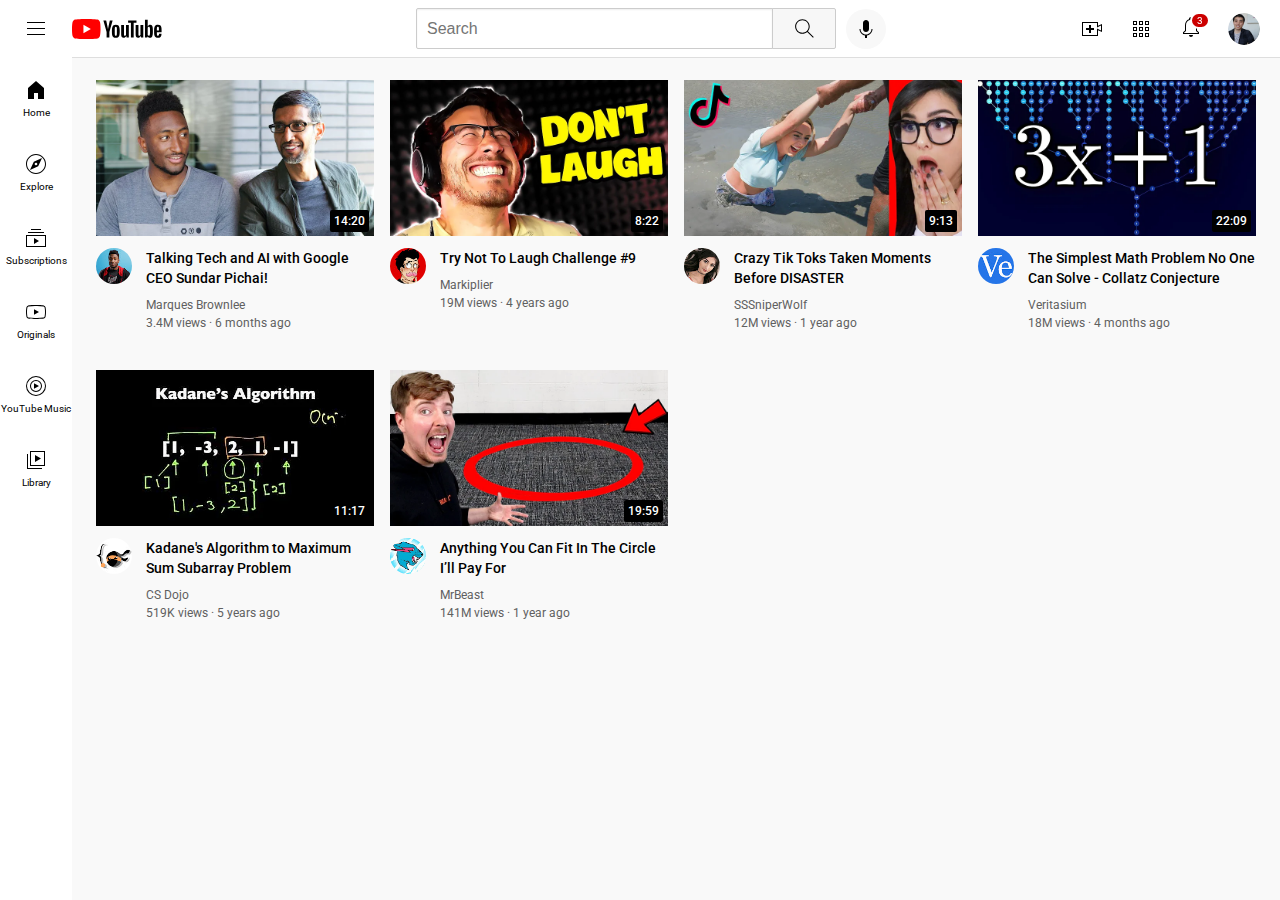
<file: index.html>
<!DOCTYPE html>
<html>
  <head>
    <title>YouTube.com Clone</title>

    <link rel="preconnect" href="https://fonts.googleapis.com">
    <link rel="preconnect" href="https://fonts.gstatic.com" crossorigin>
    <link href="https://fonts.googleapis.com/css2?family=Roboto:wght@400;500;700&display=swap" rel="stylesheet">

    <link rel="stylesheet" href="styles/general.css">
    <link rel="stylesheet" href="styles/header.css">
    <link rel="stylesheet" href="styles/video.css">
    <link rel="stylesheet" href="styles/sidebar.css">
  </head>
  <body>
    <header class="header">
      <div class="left-section">
        <img class="hamburger-menu" src="icons/hamburger-menu.svg">
        <img class="youtube-logo" src="icons/youtube-logo.svg">
      </div>
      <div class="middle-section">
        <input class="search-bar" type="text" placeholder="Search">
        <button class="search-button">
          <img class="search-icon" src="icons/search.svg">
          <div class="tooltip">Search</div>
        </button>
        <button class="voice-search-button">
          <img class="voice-search-icon" src="icons/voice-search-icon.svg">
          <div class="tooltip">Search with your voice</div>
        </button>
      </div>
      <div class="right-section">
        <div class="upload-icon-container">
          <img class="upload-icon" src="icons/upload.svg">
          <div class="tooltip">Create</div>
        </div>
        <img class="youtube-apps-icon" src="icons/youtube-apps.svg">
        <div class="notifications-icon-container">
          <img class="notifications-icon" src="icons/notifications.svg">
          <div class="notifications-count">3</div>
        </div>
        <img class="current-user-picture" src="channel-pictures/my-channel.jpeg">
      </div>
    </header>

    <nav class="sidebar">
      <div class="sidebar-link">
        <img src="icons/home.svg">
        <div>Home</div>
      </div>
      <div class="sidebar-link">
        <img src="icons/explore.svg">
        <div>Explore</div>
      </div>
      <div class="sidebar-link">
        <img src="icons/subscriptions.svg">
        <div>Subscriptions</div>
      </div>
      <div class="sidebar-link">
        <img src="icons/originals.svg">
        <div>Originals</div>
      </div>
      <div class="sidebar-link">
        <img src="icons/youtube-music.svg">
        <div>YouTube Music</div>
      </div>
      <div class="sidebar-link">
        <img src="icons/library.svg">
        <div>Library</div>
      </div>
    </nav>

    <main>
      <section class="video-grid">
        <div class="video-preview">
          <div class="thumbnail-row">
            <img class="thumbnail" src="thumbnails/thumbnail-1.webp">
            <div class="video-time">14:20</div>
          </div>
          <div class="video-info-grid">
            <div class="channel-picture">
              <img class="profile-picture" src="channel-pictures/channel-1.jpeg">
            </div>
            <div class="video-info">
              <p class="video-title">
                Talking Tech and AI with Google CEO Sundar Pichai!
              </p>
              <p class="video-author">
                Marques Brownlee
              </p>
              <p class="video-stats">
                3.4M views &#183; 6 months ago
              </p>
            </div>
          </div>
        </div>

        <div class="video-preview">
          <div class="thumbnail-row">
            <img class="thumbnail" src="thumbnails/thumbnail-2.webp">
            <div class="video-time">8:22</div>
          </div>
          <div class="video-info-grid">
            <div class="channel-picture">
              <img class="profile-picture" src="channel-pictures/channel-2.jpeg">
            </div>
            <div class="video-info">
              <p class="video-title">
                Try Not To Laugh Challenge #9
              </p>
              <p class="video-author">
                Markiplier
              </p>
              <p class="video-stats">
                19M views &#183; 4 years ago
              </p>
            </div>
          </div>
        </div>

        <div class="video-preview">
          <div class="thumbnail-row">
            <img class="thumbnail" src="thumbnails/thumbnail-3.webp">
            <div class="video-time">9:13</div>
          </div>
          <div class="video-info-grid">
            <div class="channel-picture">
              <img class="profile-picture" src="channel-pictures/channel-3.jpeg">
            </div>
            <div class="video-info">
              <p class="video-title">
                Crazy Tik Toks Taken Moments Before DISASTER
              </p>
              <p class="video-author">
                SSSniperWolf
              </p>
              <p class="video-stats">
                12M views &#183; 1 year ago
              </p>
            </div>
          </div>
        </div>

        <div class="video-preview">
          <div class="thumbnail-row">
            <img class="thumbnail" src="thumbnails/thumbnail-4.webp">
            <div class="video-time">22:09</div>
          </div>
          <div class="video-info-grid">
            <div class="channel-picture">
              <img class="profile-picture" src="channel-pictures/channel-4.jpeg">
            </div>
            <div class="video-info">
              <p class="video-title">
                The Simplest Math Problem No One Can Solve - Collatz Conjecture
              </p>
              <p class="video-author">
                Veritasium
              </p>
              <p class="video-stats">
                18M views &#183; 4 months ago
              </p>
            </div>
          </div>
        </div>

        <div class="video-preview">
          <div class="thumbnail-row">
            <img class="thumbnail" src="thumbnails/thumbnail-5.webp">
            <div class="video-time">11:17</div>
          </div>
          <div class="video-info-grid">
            <div class="channel-picture">
              <img class="profile-picture" src="channel-pictures/channel-5.jpeg">
            </div>
            <div class="video-info">
              <p class="video-title">
                Kadane's Algorithm to Maximum Sum Subarray Problem
              </p>
              <p class="video-author">
                CS Dojo
              </p>
              <p class="video-stats">
                519K views &#183; 5 years ago
              </p>
            </div>
          </div>
        </div>

        <div class="video-preview">
          <div class="thumbnail-row">
            <img class="thumbnail" src="thumbnails/thumbnail-6.webp">
            <div class="video-time">19:59</div>
          </div>
          <div class="video-info-grid">
            <div class="channel-picture">
              <img class="profile-picture" src="channel-pictures/channel-6.jpeg">
            </div>
            <div class="video-info">
              <p class="video-title">
                Anything You Can Fit In The Circle I’ll Pay For
              </p>
              <p class="video-author">
                MrBeast
              </p>
              <p class="video-stats">
                141M views &#183; 1 year ago
              </p>
            </div>
          </div>
        </div>
      </section>
    </main>
  </body>
</html>
</file>
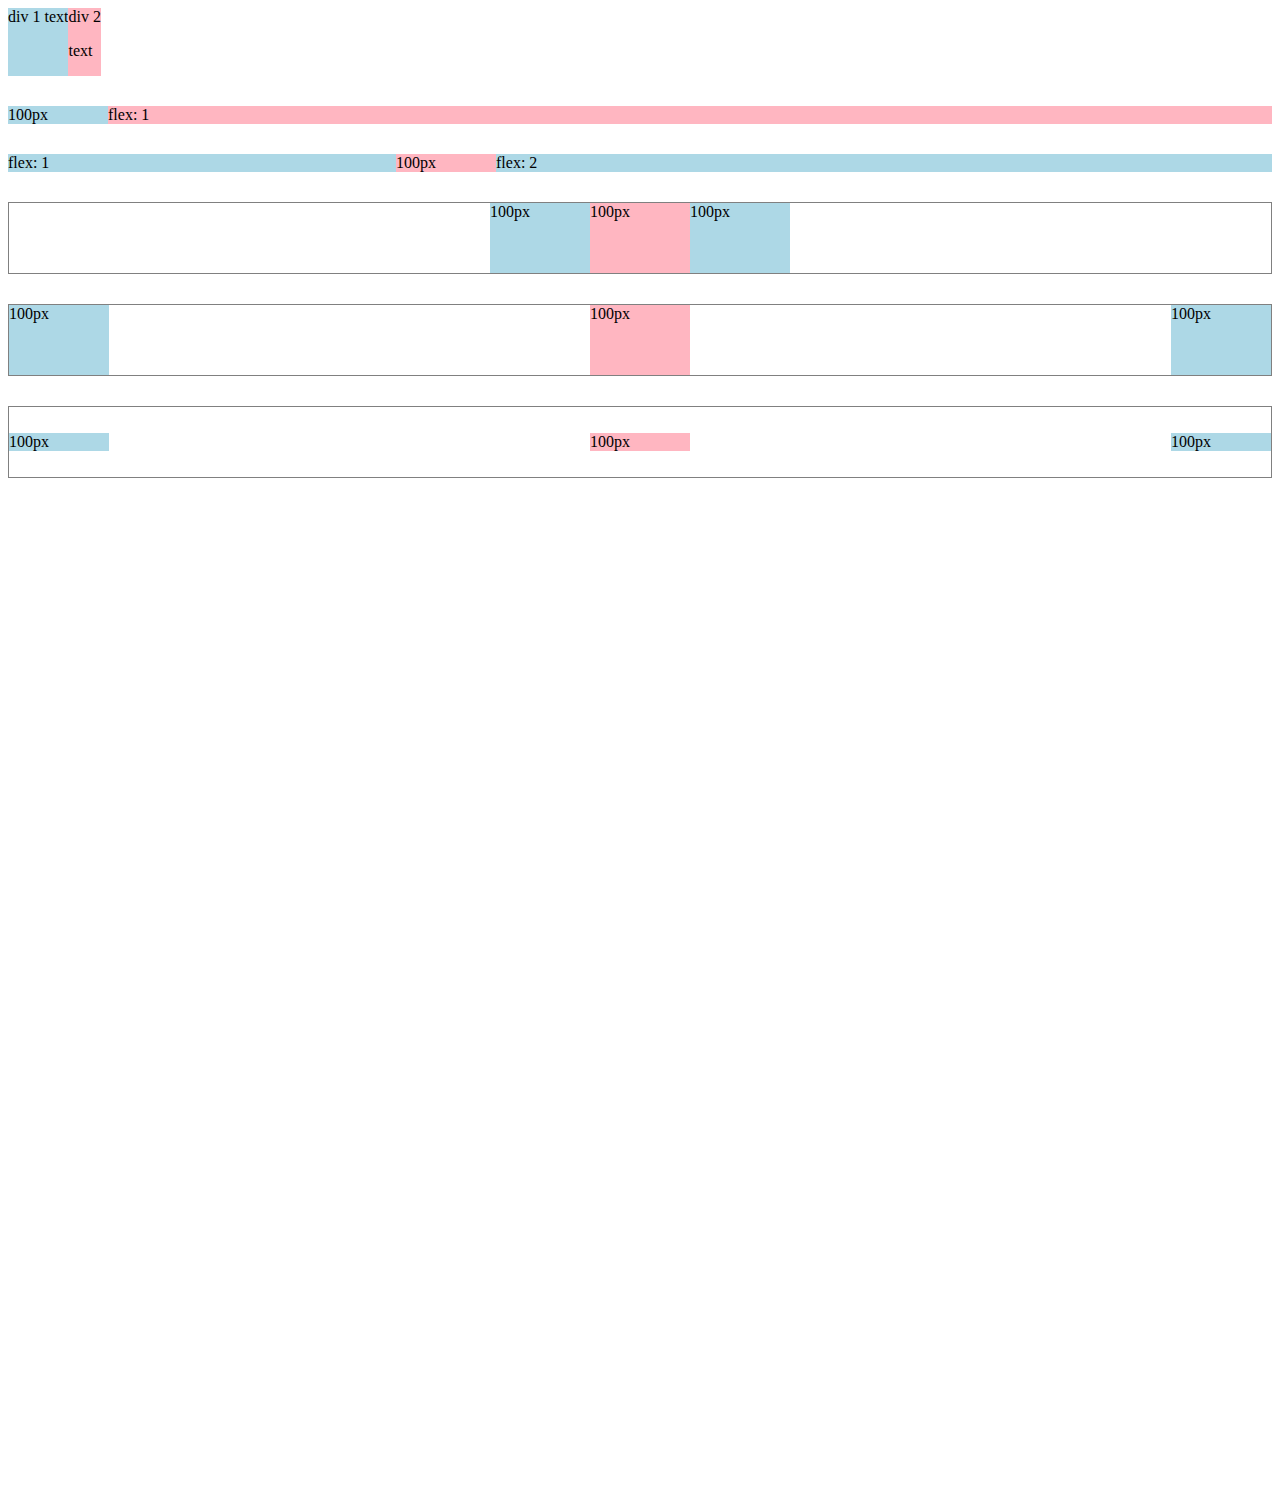
<file: flexbox.html>
<!DOCTYPE html>
<html>
  <head>
    <title>Flexbox Practice</title>
  </head>
  <body style="padding-bottom: 1000px;">
    <div style="
      display: flex;
      flex-direction: row;
    ">
      <div style="background-color:
      lightblue;">div 1 text</div>
      <div style="background-color:
      lightpink;">div 2 <p>text</p></div>
    </div>

    <div style="
      margin-top: 30px;
      display: flex;
      flex-direction: row;
    ">
      <div style="
        background-color: lightblue;
        width: 100px;
      ">100px</div>
      <div style="
        background-color: lightpink;
        flex: 1;
      ">flex: 1</div>
    </div>

    <div style="
      margin-top: 30px;
      display: flex;
      flex-direction: row;
    ">
      <div style="
        background-color: lightblue;
        flex: 1;
      ">flex: 1</div>
      <div style="
        background-color: lightpink;
        width: 100px;
      ">100px</div>
      <div style="
        background-color: lightblue;
        flex: 2;
      ">flex: 2</div>
    </div>

    <div style="
      margin-top: 30px;
      height: 70px;
      border-width: 1px;
      border-style: solid;
      border-color: gray;

      display: flex;
      flex-direction: row;
      justify-content: center;
    ">
      <div style="
        background-color: lightblue;
        width: 100px;
      ">100px</div>
      <div style="
        background-color: lightpink;
        width: 100px;
      ">100px</div>
      <div style="
        background-color: lightblue;
        width: 100px;
      ">100px</div>
    </div>

    <div style="
      margin-top: 30px;
      height: 70px;
      border-width: 1px;
      border-style: solid;
      border-color: gray;

      display: flex;
      flex-direction: row;
      justify-content: space-between;
    ">
      <div style="
        background-color: lightblue;
        width: 100px;
      ">100px</div>
      <div style="
        background-color: lightpink;
        width: 100px;
      ">100px</div>
      <div style="
        background-color: lightblue;
        width: 100px;
      ">100px</div>
    </div>

    <div style="
      margin-top: 30px;
      height: 70px;
      border-width: 1px;
      border-style: solid;
      border-color: gray;

      display: flex;
      flex-direction: row;
      justify-content: space-between;
      align-items: center;
    ">
      <div style="
        background-color: lightblue;
        width: 100px;
      ">100px</div>
      <div style="
        background-color: lightpink;
        width: 100px;
      ">100px</div>
      <div style="
        background-color: lightblue;
        width: 100px;
      ">100px</div>
    </div>
  </body>
</html>
</file>
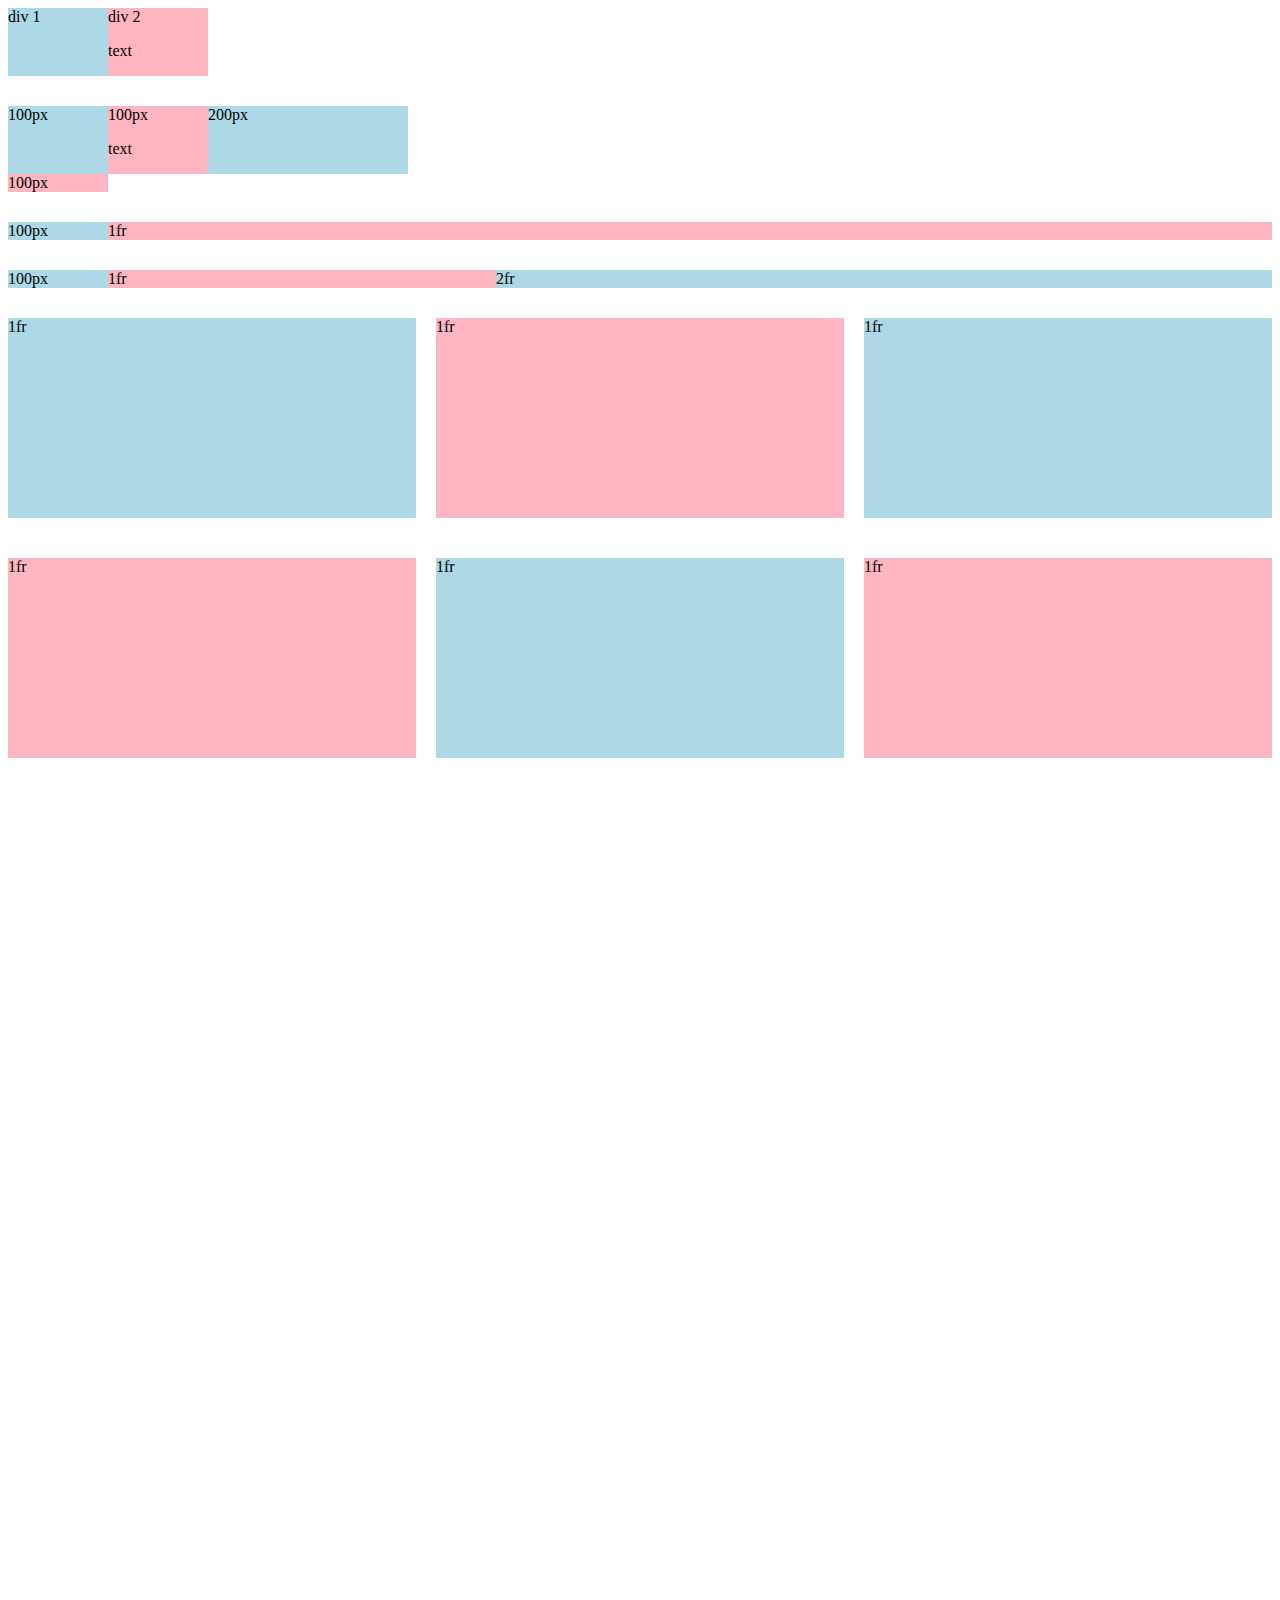
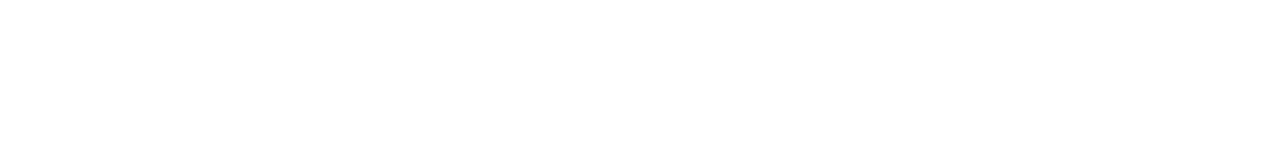
<file: grid.html>
<!DOCTYPE html>
<html>
  <head>
    <title>Grid Practice</title>
  </head>
  <body style="padding-bottom: 1000px;">
    <div style="
      display: grid;
      grid-template-columns: 100px 100px;
    ">
      <div style="background-color: lightblue;">div 1</div>
      <div style="background-color: lightpink;">div 2<p>text</p></div>
    </div>

    <div style="
      margin-top: 30px;
      display: grid;
      grid-template-columns: 100px 100px 200px;
    ">
      <div style="background-color: lightblue;">100px</div>
      <div style="background-color: lightpink;">100px<p>text</p></div>
      <div style="background-color: lightblue;">200px</div>
      <div style="background-color: lightpink;">100px</div>
    </div>

    <div style="
      margin-top: 30px;
      display: grid;
      grid-template-columns: 100px 1fr;
    ">
      <div style="background-color: lightblue;">100px</div>
      <div style="background-color: lightpink;">1fr</div>
    </div>

    <div style="
      margin-top: 30px;
      display: grid;
      grid-template-columns: 100px 1fr 2fr;
    ">
      <div style="background-color: lightblue;">100px</div>
      <div style="background-color: lightpink;">1fr</div>
      <div style="background-color: lightblue;">2fr</div>
    </div>

    <div style="
      margin-top: 30px;
      display: grid;
      grid-template-columns: 1fr 1fr 1fr;
      column-gap: 20px;
      row-gap: 40px;
    ">
      <div style="background-color: lightblue; height: 200px;">1fr</div>
      <div style="background-color: lightpink; height: 200px;">1fr</div>
      <div style="background-color: lightblue; height: 200px;">1fr</div>
      <div style="background-color: lightpink; height: 200px;">1fr</div>
      <div style="background-color: lightblue; height: 200px;">1fr</div>
      <div style="background-color: lightpink; height: 200px;">1fr</div>
    </div>
  </body>
</html>
</file>
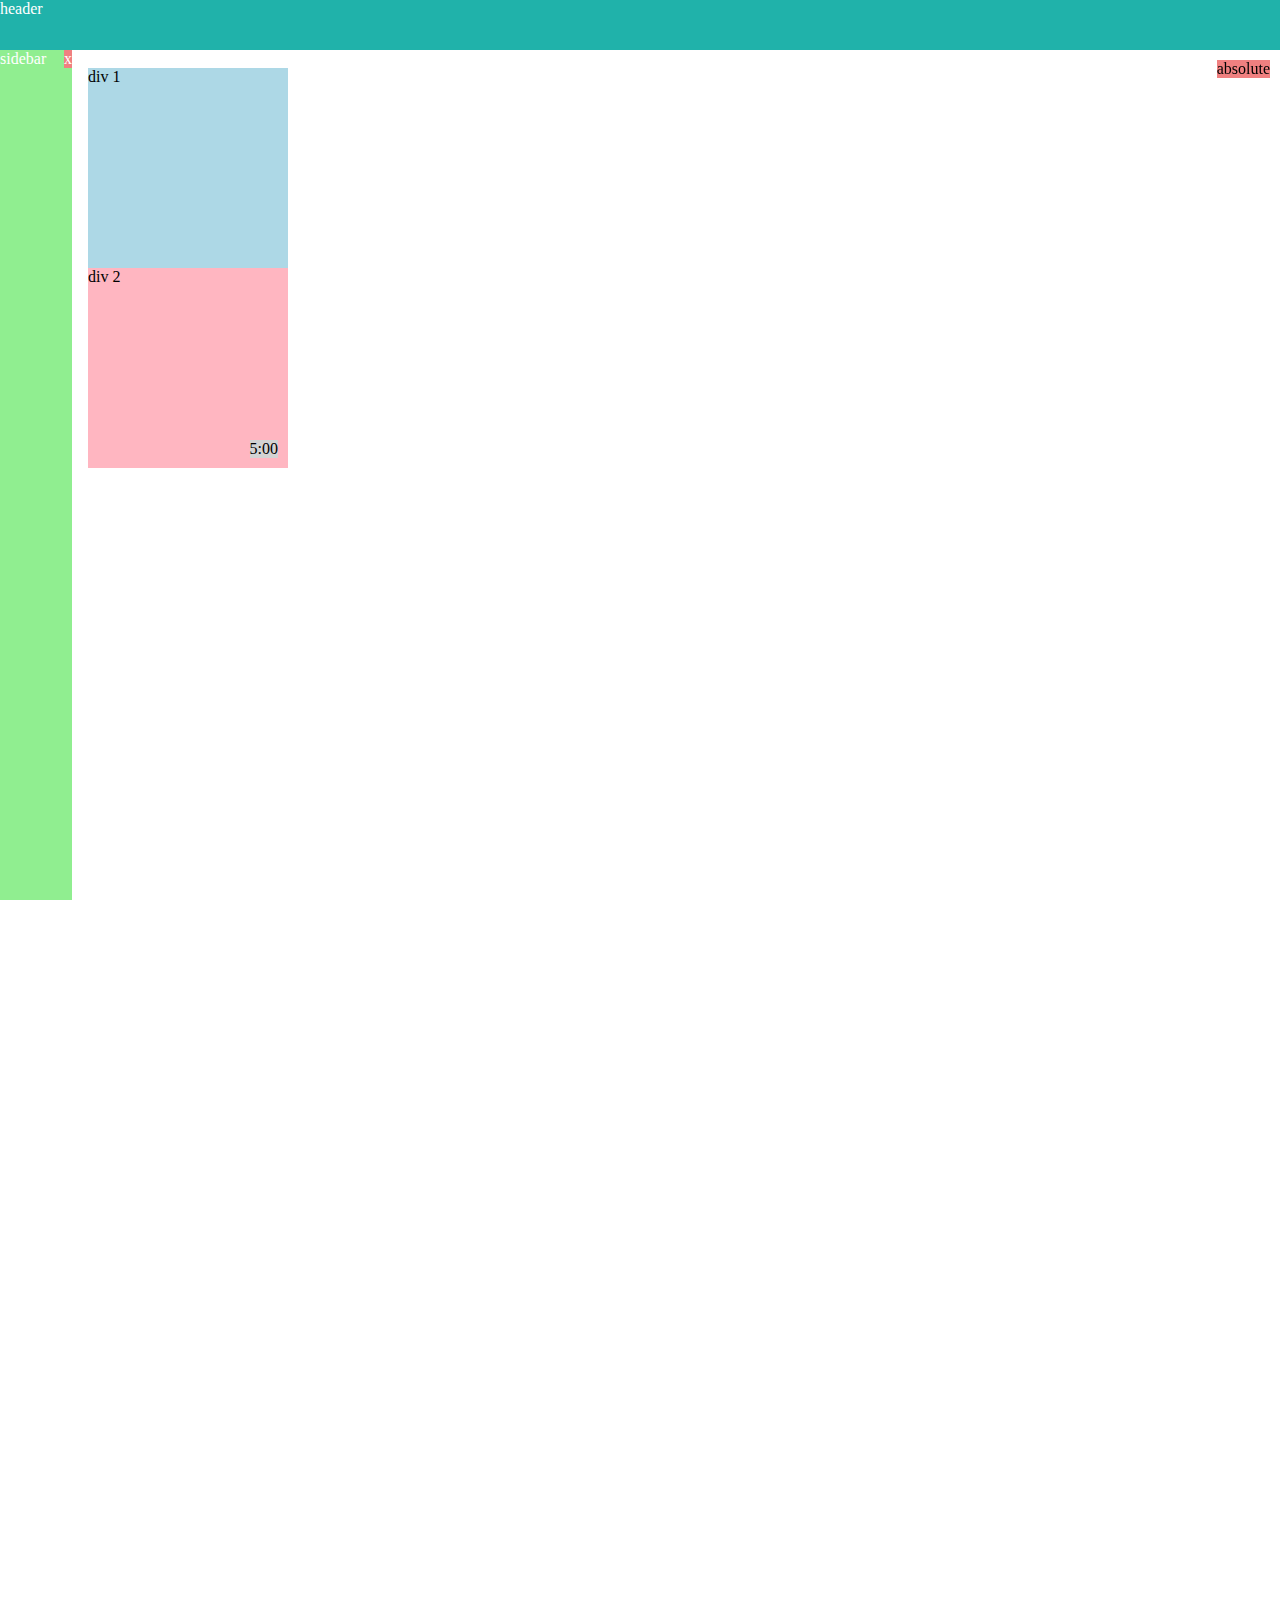
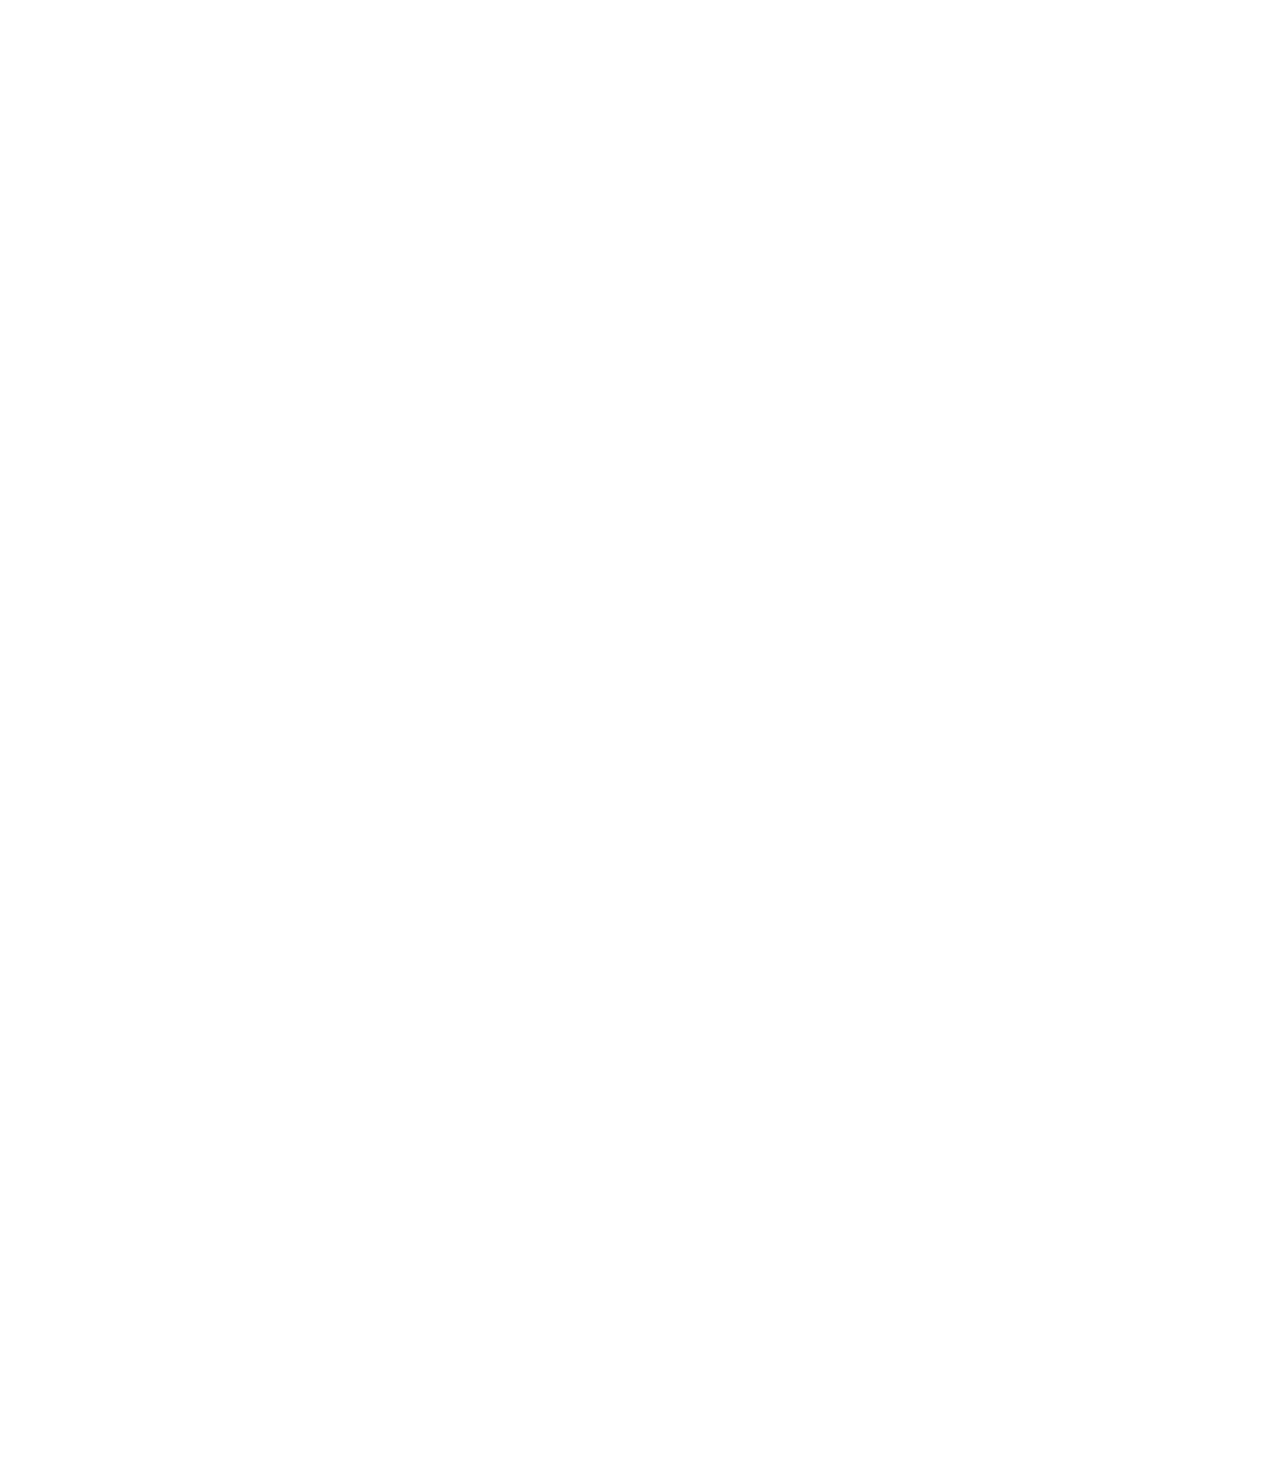
<file: position.html>
<!DOCTYPE html>
<html>
  <head>
    <title>Position Practice</title>
  </head>
  <body style="
    height: 3000px;
    padding-top: 60px;
    padding-left: 80px;
  ">
    <div style="
      background-color: lightseagreen;
      color: white;
      position: fixed;
      top: 0px;
      left: 0px;
      right: 0;
      height: 50px;
    ">header</div>

    <div style="
      background-color: lightgreen;
      color: white;
      position: fixed;
      left: 0;
      bottom: 0;
      top: 50px;
      width: 72px;
    ">
      sidebar
      <div style="
        position: absolute;
        background-color: lightcoral;
        top: 0px;
        right: 0px;
      ">
        x
      </div> 
    </div>

    <div style="
      position: absolute;
      background-color: lightcoral;
      top: 60px;
      right: 10px;
    ">
      absolute
    </div>

    <div style="
      background-color: lightblue;
      height: 200px;
      width: 200px;
      position: static;
    ">div 1</div>

    <div style="
      background-color: lightpink;
      height: 200px;
      width: 200px;
      position: relative;
    ">
      div 2
      <div style="
        position: absolute;
        background-color: lightgrey;
        bottom: 10px;
        right: 10px;
      ">
        5:00
      </div>
    </div>
  </body>
</html>
</file>
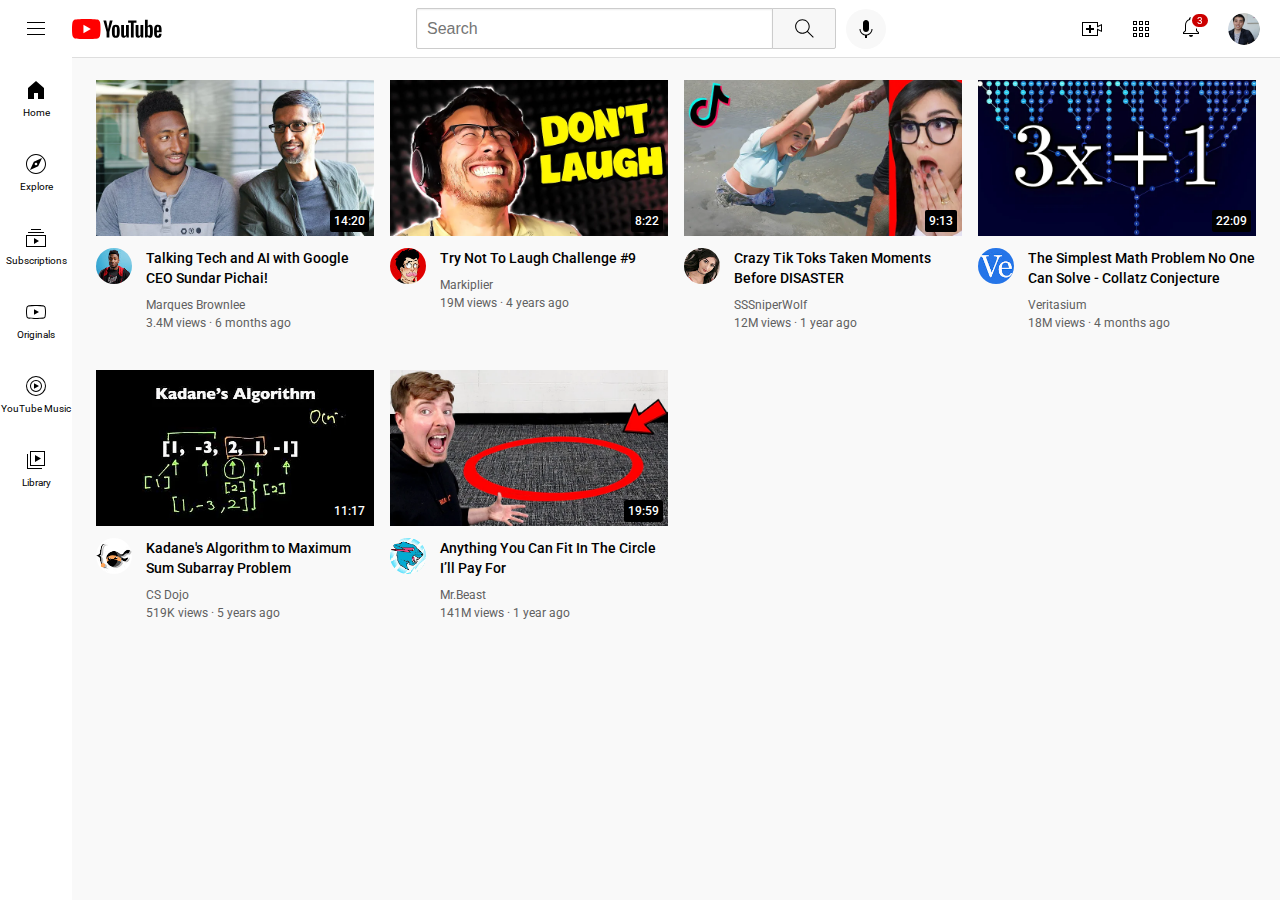
<file: youtube.html>
<!DOCTYPE html>
<html>
    <head>
        <title>YouTube.com Clone</title>

        <link rel="preconnect" href="https://fonts.googleapis.com">
        <link rel="preconnect" href="https://fonts.gstatic.com" crossorigin>
        <link href="https://fonts.googleapis.com/css2?family=Roboto:wght@400;500;700&display=swap" rel="stylesheet">

        <link rel="stylesheet" href="styles/general.css">
        <link rel="stylesheet" href="styles/header.css">
        <link rel="stylesheet" href="styles/video.css">
        <link rel="stylesheet" href="styles/sidebar.css">
    </head>
    <body>
        <header class="header">
            <div class="left-section">
                <img class="hamburger-menu" src="icons/hamburger-menu.svg">
                <img class="youtube-logo" src="icons/youtube-logo.svg">
            </div>
            <div class="middle-section">
                <input class="search-bar" type="text" placeholder="Search">
                <button class="search-button">
                    <img class="search-icon" src="icons/search.svg">
                    <div class="tooltip">Search</div>
                </button>
                <button class="voice-search-button">
                    <img class="voice-search-icon" src="icons/voice-search-icon.svg">
                    <div class="tooltip">Search with your voice</div>
                </button>
            </div>
            <div class="right-section">
                <div class="upload-icon-container">
                    <img class="upload-icon" src="icons/upload.svg">
                    <div class="tooltip">Create</div>
                </div>
                <img class="youtube-apps-icon" src="icons/youtube-apps.svg">
                <div class="notifications-icon-container">
                    <img class="notifications-icon" src="icons/notifications.svg">
                    <div class="notifications-count">3</div>
                </div>
                <img class="current-user-picture" src="channel-pictures/my-channel.jpeg">
            </div>
        </header>

        <nav class="sidebar">
            <div class="sidebar-link">
                <img src="icons/home.svg">
                <div>Home</div>
            </div>
            <div class="sidebar-link">
                <img src="icons/explore.svg">
                <div>Explore</div>
            </div>
            <div class="sidebar-link">
                <img src="icons/subscriptions.svg">
                <div>Subscriptions</div>
            </div>
            <div class="sidebar-link">
                <img src="icons/originals.svg">
                <div>Originals</div>
            </div>
            <div class="sidebar-link">
                <img src="icons/youtube-music.svg">
                <div>YouTube Music</div>
            </div>
            <div class="sidebar-link">
                <img src="icons/library.svg">
                <div>Library</div>
            </div>
        </nav>

        <main>
            <section class="video-grid">
                <div class="video-preview">
                    <div class="thumbnail-row">
                        <img class="thumbnail" src="thumbnails/thumbnail-1.webp">
                        <div class="video-time">14:20</div>
                    </div>
                    <div class="video-info-grid">
                        <div class="channel-picture">
                            <img class="profile-picture" src="channel-pictures/channel-1.jpeg">
                        </div>
                        <div class="video-info">
                            <p class="video-title">
                                Talking Tech and AI with Google CEO Sundar Pichai!
                            </p>
                            <p class="video-author">
                                Marques Brownlee
                            </p>
                            <p class="video-stats">
                                3.4M views &#183; 6 months ago
                            </p>
                        </div>
                    </div>
                </div>
        
                <div class="video-preview">
                    <div class="thumbnail-row">
                        <img class="thumbnail" src="thumbnails/thumbnail-2.webp">
                        <div class="video-time">8:22</div>
                    </div>
                    <div class="video-info-grid">
                        <div class="channel-picture">
                            <img class="profile-picture" src="channel-pictures/channel-2.jpeg">
                        </div>
                        <div class="video-info">
                            <p class="video-title">
                                Try Not To Laugh Challenge #9
                            </p>
                            <p class="video-author">
                                Markiplier
                            </p>
                            <p class="video-stats">
                                19M views &#183; 4 years ago
                            </p>
                        </div>
                    </div>
                </div>
                
                <div class="video-preview">
                    <div class="thumbnail-row">
                        <img class="thumbnail" src="thumbnails/thumbnail-3.webp">
                        <div class="video-time">9:13</div>
                    </div>
                    <div class="video-info-grid">
                        <div class="channel-picture">
                            <img class="profile-picture" src="channel-pictures/channel-3.jpeg">
                        </div>
                        <div class="video-info">
                            <p class="video-title">
                                Crazy Tik Toks Taken Moments Before DISASTER
                            </p>
                            <p class="video-author">
                                SSSniperWolf
                            </p>
                            <p class="video-stats">
                                12M views &#183; 1 year ago
                            </p>
                        </div>
                    </div>
                </div>
        
                <div class="video-preview">
                    <div class="thumbnail-row">
                        <img class="thumbnail" src="thumbnails/thumbnail-4.webp">
                        <div class="video-time">22:09</div>
                    </div>
                    <div class="video-info-grid">
                        <div class="channel-picture">
                            <img class="profile-picture" src="channel-pictures/channel-4.jpeg">
                        </div>
                        <div class="video-info">
                            <p class="video-title">
                                The Simplest Math Problem No One Can Solve - Collatz Conjecture
                            </p>
                            <p class="video-author">
                                Veritasium
                            </p>
                            <p class="video-stats">
                                18M views &#183; 4 months ago
                            </p>
                        </div>
                    </div>
                </div>
        
                <div class="video-preview">
                    <div class="thumbnail-row">
                        <img class="thumbnail" src="thumbnails/thumbnail-5.webp">
                        <div class="video-time">11:17</div>
                    </div>
                    <div class="video-info-grid">
                        <div class="channel-picture">
                            <img class="profile-picture" src="channel-pictures/channel-5.jpeg">
                        </div>
                        <div class="video-info">
                            <p class="video-title">
                                Kadane's Algorithm to Maximum Sum Subarray Problem
                            </p>
                            <p class="video-author">
                                CS Dojo
                            </p>
                            <p class="video-stats">
                                519K views &#183; 5 years ago
                            </p>
                        </div>
                    </div>
                </div>
        
                <div class="video-preview">
                    <div class="thumbnail-row">
                        <img class="thumbnail" src="thumbnails/thumbnail-6.webp">
                        <div class="video-time">19:59</div>
                    </div>
                    <div class="video-info-grid">
                        <div class="channel-picture">
                            <img class="profile-picture" src="channel-pictures/channel-6.jpeg">
                        </div>
                        <div class="video-info">
                            <p class="video-title">
                                Anything You Can Fit In The Circle I’ll Pay For
                            </p>
                            <p class="video-author">
                                Mr.Beast
                            </p>
                            <p class="video-stats">
                                141M views &#183; 1 year ago
                            </p>
                        </div>
                    </div>
                </div>
            </section>
        </main>
    </body>
</html>
</file>
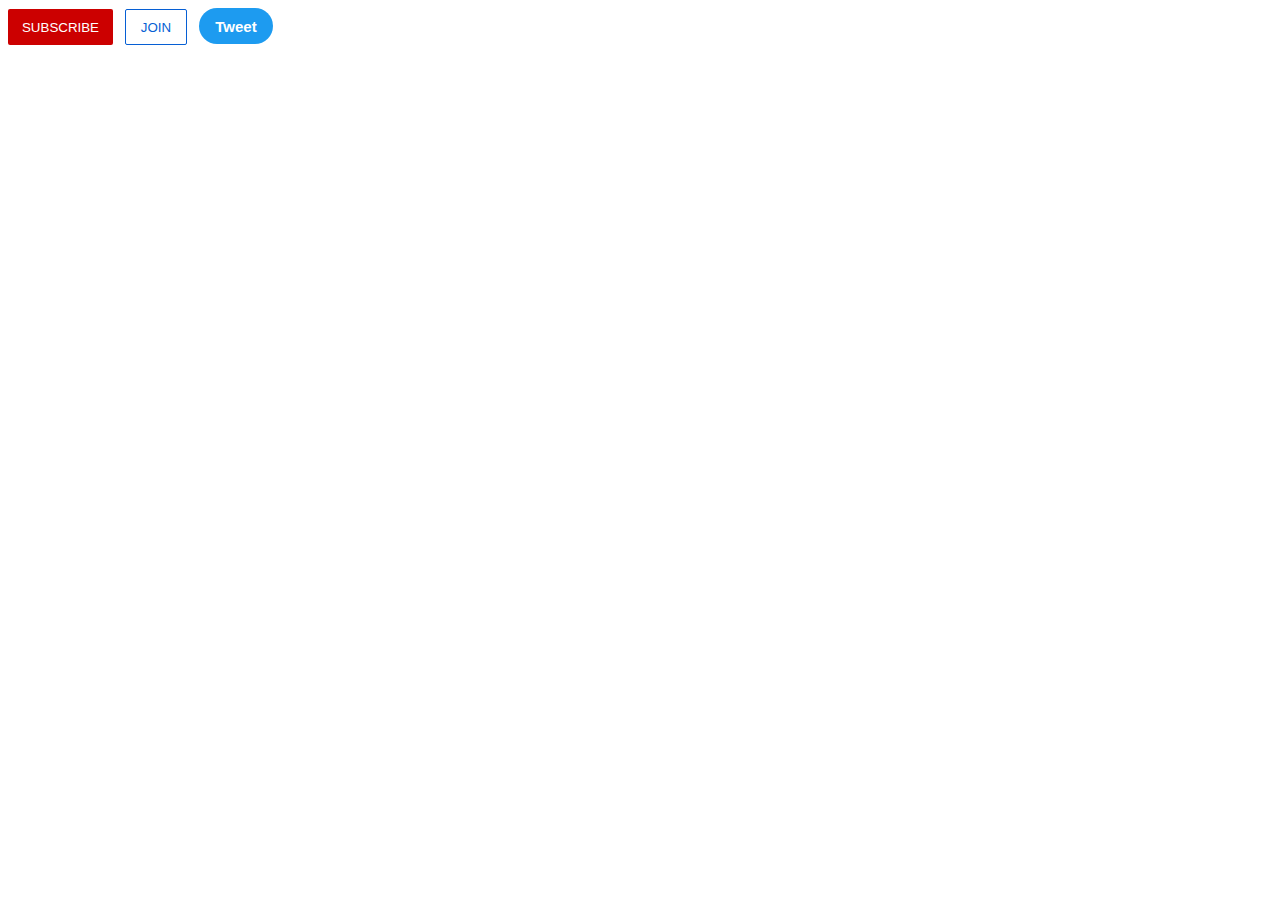
<file: intro-to-html/buttons.html>
<!DOCTYPE html>
<html>
  <head>
    <title>Buttons Practice</title>
    <link rel="stylesheet" href="styles/buttons.css">
  </head>
  
  <body>
    <button class="subscribe-button">
      SUBSCRIBE
    </button>
    
    <button class="join-button">
      JOIN
    </button>
    
    <button class="tweet-button">
      Tweet
    </button>
  </body>
</html>
</file>
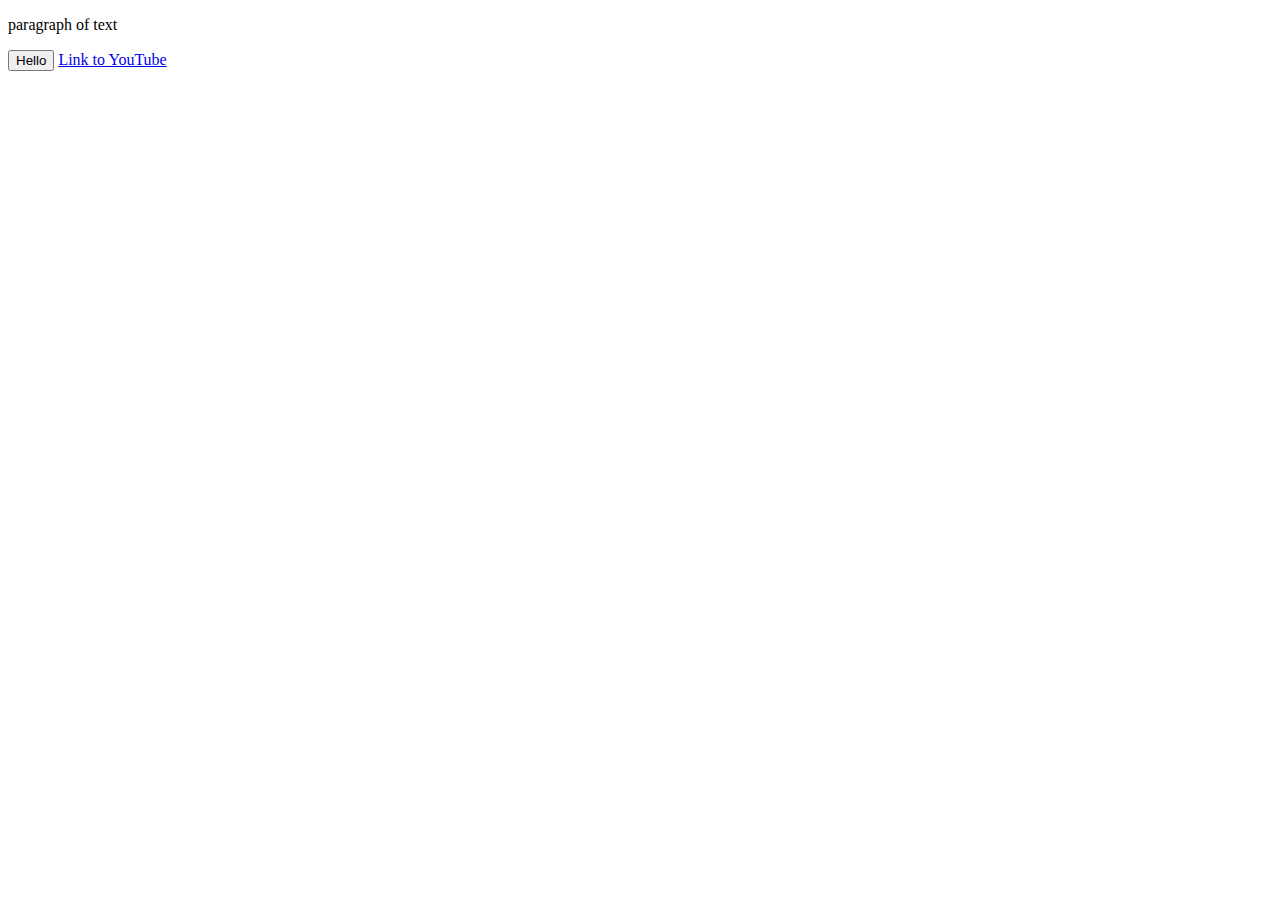
<file: intro-to-html/website.html>
<!DOCTYPE html>
<html>
  <head>
    <title>First Website</title>
  </head>
  <body>
    <p>
      paragraph of text
    </p>
  
    <button>
      Hello
    </button>
  
    <a href="https://www.youtube.com/" target="_blank">
      Link to YouTube
    </a>  
  </body>
</html>
</file>
<file: styles/general.css>
p {
  margin-top: 0;
  margin-bottom: 0;
}

body {
  font-family: Roboto, Arial;
  margin: 0;
  padding-top: 80px;
  padding-left: 96px;
  padding-right: 24px;
  background-color: #f9f9f9;
}
</file>
<file: styles/header.css>
.header {
  height: 57px;

  display: flex;
  flex-direction: row;
  justify-content: space-between;

  position: fixed;
  top: 0;
  left: 0;
  right: 0;
  z-index: 100;

  background-color: white;
  border-bottom: 1px solid #dedede;
}

.left-section {
  display: flex;
  align-items: center;
}

.hamburger-menu {
  height: 24px;
  margin-left: 24px;
  margin-right: 24px;
}

.youtube-logo {
  height: 20px;
}

.middle-section {
  flex: 1;
  margin-left: 60px;
  max-width: 470px;
  display: flex;
  align-items: center;
}

.search-bar {
  flex: 1;
  height: 37px;
  padding-left: 10px;
  font-size: 16px;
  border: 1px solid #cccccc;
  border-bottom-left-radius: 2px;
  border-top-left-radius: 2px;
  box-shadow: inset 0px 1px 2px #eeeeee;
  width: 0;
}

.search-bar::placeholder {
  font-size: 16px
}

.search-button {
  cursor: pointer;
  height: 41px;
  width: 64px;
  border: 1px solid #cccccc;
  background-color: #f7f7f7;
  border-bottom-right-radius: 2px;
  border-top-right-radius: 2px;
  margin-right: 10px;
  margin-left: -1px;
}

.search-button,
.voice-search-button,
.upload-icon-container {
  display: flex;
  position: relative;
  justify-content: center;
  align-items: center;
}

.search-button .tooltip,
.voice-search-button .tooltip,
.upload-icon-container .tooltip {
  font-size: 12px;
  position: absolute;
  color: white;
  background-color: rgba(96, 96, 96, 0.9);
  padding: 8px;
  bottom: -50px;
  border-radius: 2px;
  opacity: 0;
  transition: 0,15s;
  pointer-events: none;
  white-space: nowrap;
}

.search-button:hover .tooltip,
.voice-search-button:hover .tooltip,
.upload-icon-container:hover .tooltip {
  opacity: 1;
}

.search-icon {
  height: 25px;
}

.voice-search-button {
  height: 40px;
  width: 40px;
  border-radius: 20px;
  border: none;
  background-color: #f8f8f8;
}

.voice-search-icon {
  height: 24px;
}

.right-section {
  width: 180px;
  margin-right: 20px;
  display: flex;
  align-items: center;
  justify-content: space-between;
  flex-shrink: 0;
}

.upload-icon {
  height: 24px;
}

.youtube-apps-icon {
  height: 24px;
}

.notifications-icon {
  height: 24px;
}

.notifications-icon-container {
  position: relative;
}

.notifications-count {
  background-color: #cc0000;
  border-radius: 80px;
  position: absolute;
  top: -3px;
  right: -7px;
  color: white;
  border: 2px solid white;
  display: flex;
  justify-content: center;
  align-items: center;
  font-size: 10px;
  padding: 1px 5px;
  pointer-events: none;
}

.current-user-picture {
  height: 32px;
  border-radius: 16px;
}
</file>
<file: styles/video.css>
.thumbnail {
  width: 100%;
}

.video-title {
  margin-top: 0;
  font-size: 14px;
  font-weight: 500;
  line-height: 20px;
  margin-bottom: 10px;
}

.video-info-grid {
  display: grid;
  grid-template-columns: 50px 1fr;
}

.profile-picture {
  width: 36px;
  border-radius: 50px;
}

.thumbnail-row {
  margin-bottom: 8px;
  position: relative;
}

.video-author,
.video-stats {
  font-size: 12px;    
  color: #606060;
}

.video-author {
  margin-bottom: 4px;
}

.video-grid {
  display: grid;
  grid-template-columns: 1fr 1fr 1fr;
  column-gap: 16px;
  row-gap: 40px;
}

@media (max-width: 720px) {
  .video-grid {
    grid-template-columns: 1fr 1fr;
  }
}

@media (min-width: 721px) and (max-width: 999px) {
  .video-grid {
    grid-template-columns: 1fr 1fr 1fr;
  }
}

@media (min-width: 1000px) {
  .video-grid {
    grid-template-columns: 1fr 1fr 1fr 1fr;
  }
}

.video-time {
  background-color: black;
  color: white;
  position: absolute;
  bottom: 8px;
  right: 5px;
  font-size: 12px;
  padding: 4px;
  border-radius: 2px;
  font-weight: 500;
}
</file>
<file: styles/sidebar.css>
.sidebar {
  position: fixed;
  left: 0;
  bottom: 0;
  top: 56px;
  width: 72px;
  padding-top: 5px;
  background-color: white;
  z-index: 200;
}

.sidebar-link {
  height: 74px;
  display: flex;
  align-items: center;
  justify-content: center;
  flex-direction: column;
  cursor: pointer;
}

.sidebar-link:hover {
  background-color: #eeeeee;
}

.sidebar-link img {
  height: 24px;
  margin-bottom: 5px;
}

.sidebar-link div {
  font-size: 10px;
}
</file>
<file: intro-to-html/styles/buttons.css>
.subscribe-button {
  background-color: #cc0000;
  color: white;
  border: none;
  height: 36px;
  width: 105px;
  border-radius: 2px;
  cursor: pointer;
  margin-right: 8px;
  transition: opacity 0.15s;
}

.subscribe-button:hover {
  opacity: 0.8;
}

.subscribe-button:active {
  opacity: 0.15;
}

.join-button {
  background-color: white;
  border-color: #065fd4;
  border-style: solid;
  border-width: 1px;
  color: #065fd4;
  height: 36px;
  width: 62px;
  border-radius: 2px;
  cursor: pointer;
  transition: background-color 0.15s,
  color 0.15s;   
}

.join-button:hover {
  background-color: #065fd4;
  color: white;
}

.join-button:active {
  opacity: 0.7;
}

.tweet-button {
  background-color: #1d9bf0;
  border: none;
  color: white;
  height: 36px;
  width: 74px;
  border-radius: 18px;
  cursor: pointer;
  font-weight: bold;
  font-size: 15px;
  margin-left: 8px;
  transition: box-shadow 0.15s;
}

.tweet-button:hover {
  box-shadow: 5px 5px 10px rgba(0, 0, 0, 0.15);
}
</file>
